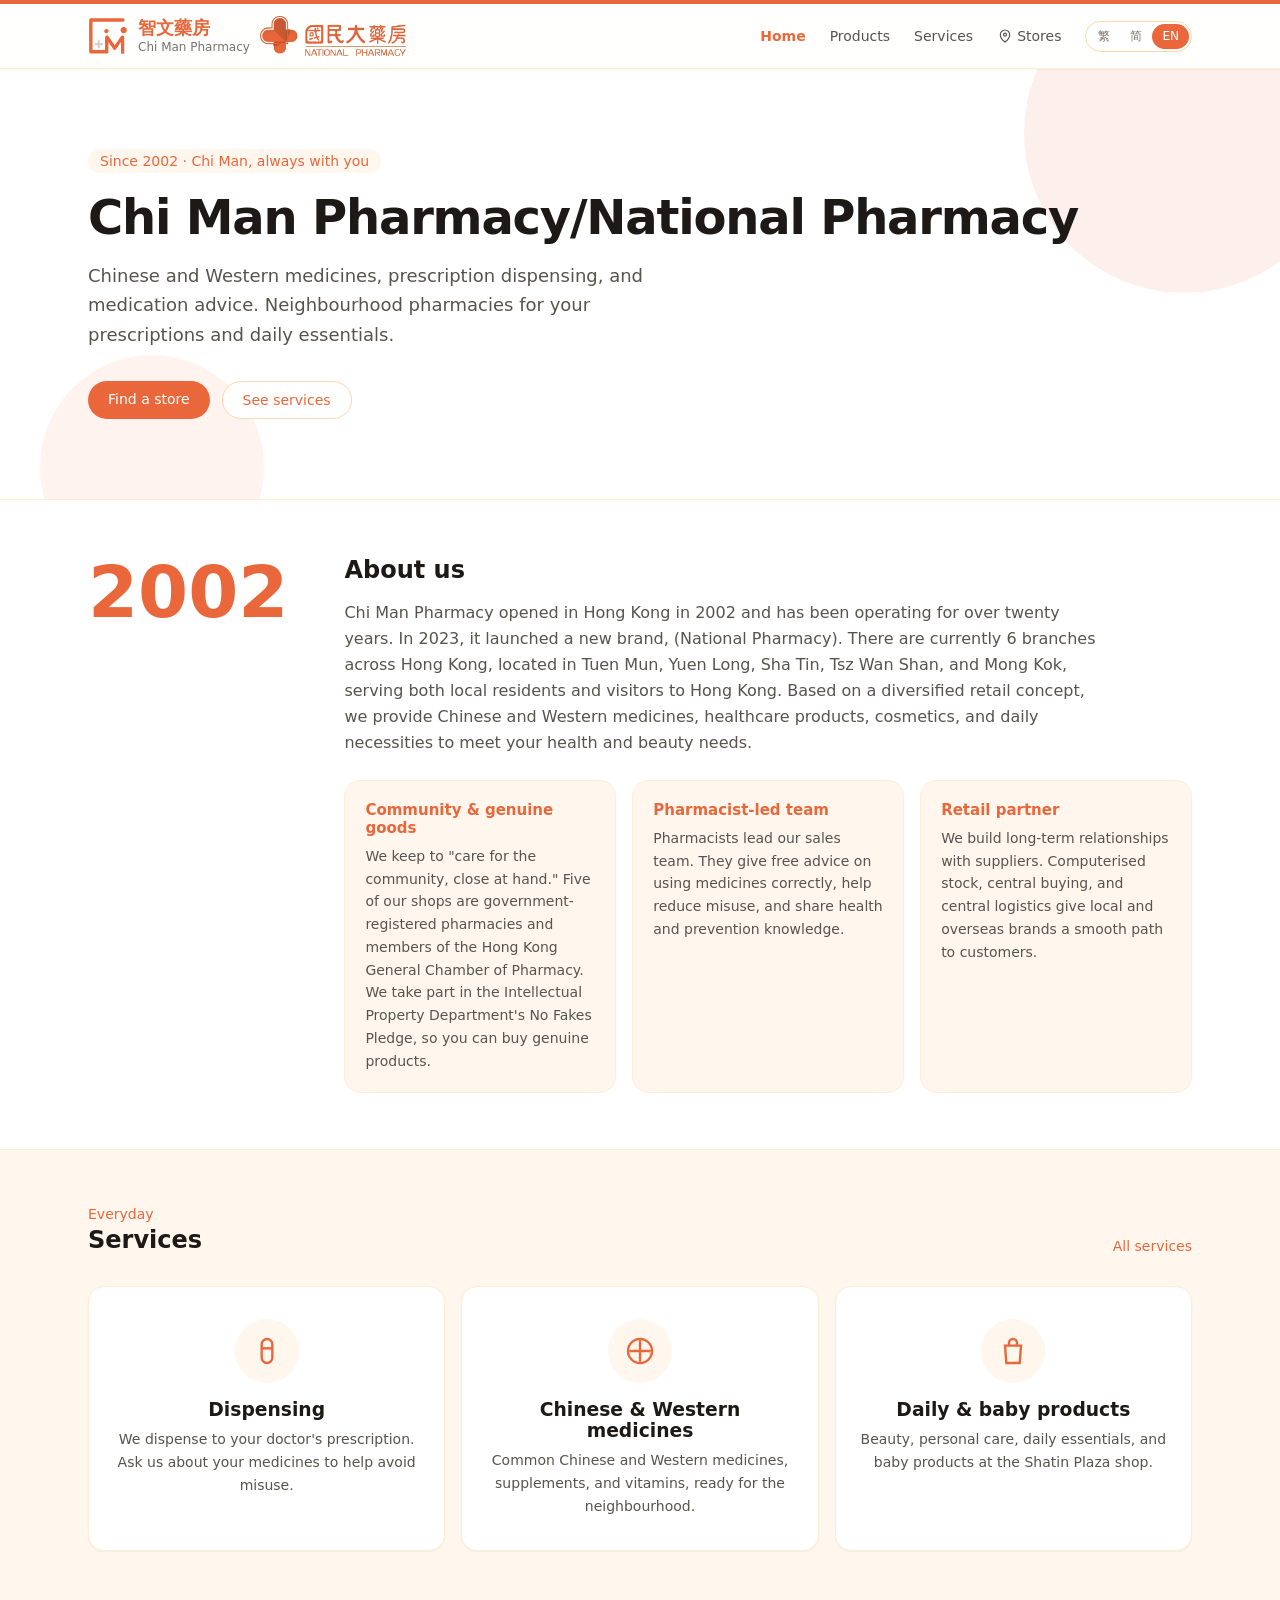
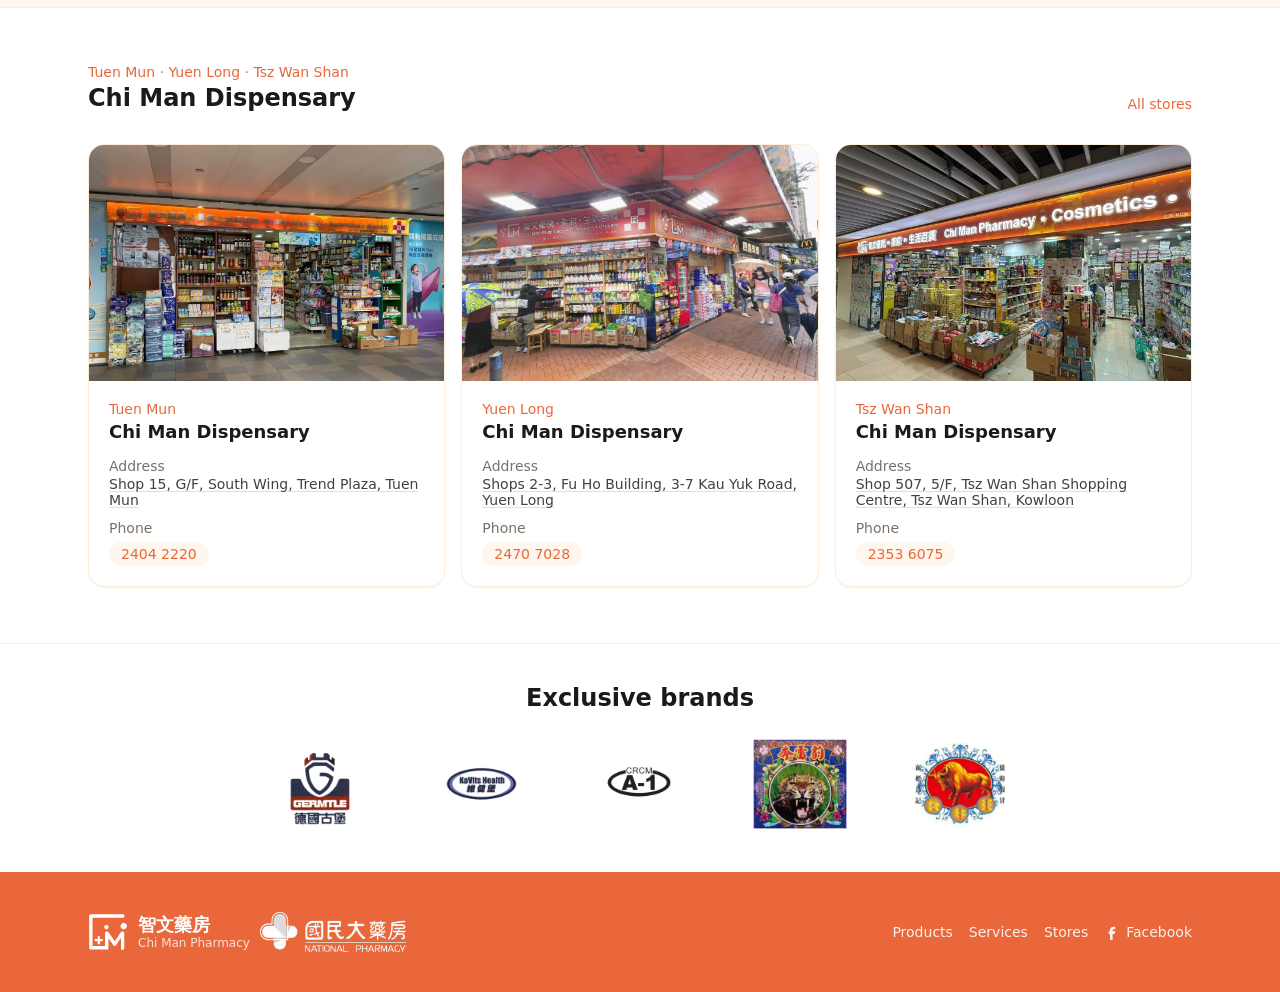
<file: index.html>
<!DOCTYPE html>
<html lang="zh-Hant" data-page="home" translate="no">
  <head>
    <meta charset="utf-8" />
    <meta name="viewport" content="width=device-width, initial-scale=1" />
    <meta name="google" content="notranslate" />
    <title>智文藥房 Chi Man Pharmacy</title>
    <meta
      name="description"
      content="智文藥房開業於2002年，香港 6 間分店遍佈屯門、元朗、沙田、慈雲山及旺角。中西成藥、配藥及藥物咨詢。"
    />
    <link rel="icon" href="images/logo.svg" type="image/svg+xml" />
    <link rel="stylesheet" href="css/global.css" />
  </head>
  <body>
    <header class="site-header">
      <div class="wrap">
        <a class="brand" href="index.html">
          <img src="images/logo.svg" alt="" width="40" height="40" />
          <span>
            <span class="brand-name">智文藥房</span>
            <span class="brand-en">Chi Man Pharmacy</span>
          </span>
          <img class="brand-logo-2" src="images/logo-2-brand.png" alt="國民大藥房" height="40" />
        </a>
        <div class="header-tools">
          <nav class="nav" data-i18n-aria="nav.main" aria-label="主要">
            <a href="index.html" aria-current="page" data-i18n="nav.home">首頁</a>
            <a href="products.html" data-i18n="nav.products">產品</a>
            <a href="services.html" data-i18n="nav.services">服務</a>
            <a class="nav-pin" href="branches.html">
              <svg class="icon" viewBox="0 0 24 24" fill="none" stroke="currentColor" stroke-width="1.8" aria-hidden="true">
                <path d="M12 21s7-5.4 7-11a7 7 0 1 0-14 0c0 5.6 7 11 7 11Z" />
                <circle cx="12" cy="10" r="2.2" />
              </svg>
              <span data-i18n="nav.branches">分店</span>
            </a>
          </nav>
          <div data-lang-switcher></div>
        </div>
      </div>
    </header>

    <main>
      <section class="hero">
        <div class="blob blob-lg"></div>
        <div class="blob-bl"></div>
        <div class="wrap">
          <p class="badge" data-i18n="home.badge">開業於 2002 · 智文與你常在</p>
          <h1 data-i18n="home.title">智文藥房</h1>
          <p class="lead" data-i18n="home.lead">中西成藥、配藥、藥物咨詢。鄰近社區，方便配藥同買日常用品。</p>
          <div class="actions">
            <a class="btn" href="branches.html" data-i18n="home.ctaBranches">睇分店</a>
            <a class="btn-outline" href="services.html" data-i18n="home.ctaServices">睇服務</a>
          </div>
        </div>
      </section>

      <section class="band band-b" aria-labelledby="about-title">
        <div class="wrap section about">
          <p class="year">2002</p>
          <div>
            <h2 id="about-title" data-i18n="home.aboutTitle">關於我們</h2>
            <p class="about-copy" data-i18n="home.aboutLead">
              智文藥房 2002 年於香港開業，至今已有二十幾年。於2023 旗下新增加品牌「國民藥房」，全港共有6間分店，遍佈屯門、元朗、沙田、慈雲山同旺角，服務街坊同訪港旅客。我哋以多元化零售概念，提供中西成藥、保健、美妝同生活用品，照顧健康同美容需要。
            </p>
            <div class="about-points">
              <article class="about-point">
                <h3 data-i18n="home.aboutCommunityTitle">社區與正貨</h3>
                <p data-i18n="home.aboutCommunityBody">
                  秉持「關懷社區、貼身貼心」。旗下 5 間分店為香港政府註冊藥房，亦係港九藥房總商會會員，並參與知識產權署「正版正貨承諾」，杜絕冒牌、保障顧客權益。
                </p>
              </article>
              <article class="about-point">
                <h3 data-i18n="home.aboutPharmacistTitle">專業藥劑師</h3>
                <p data-i18n="home.aboutPharmacistBody">
                  由專業藥劑師帶領銷售團隊，免費為市民提供正確用藥知識，減低濫用或誤用藥物風險，同時推廣保健同疾病預防常識。
                </p>
              </article>
              <article class="about-point">
                <h3 data-i18n="home.aboutPartnersTitle">零售夥伴</h3>
                <p data-i18n="home.aboutPartnersBody">
                  同供應商建立長期合作。電腦化庫存配合中央採購同中央物流，為本地同海外品牌提供順暢銷售渠道。
                </p>
              </article>
            </div>
          </div>
        </div>
      </section>

      <section class="wrap section" aria-labelledby="services-title">
        <div class="section-head">
          <div>
            <p class="kicker" data-i18n="home.servicesKicker">日常</p>
            <h2 id="services-title" data-i18n="home.servicesTitle">服務</h2>
          </div>
          <a class="more" href="services.html" data-i18n="home.servicesAll">睇晒服務</a>
        </div>
        <div class="grid-3">
          <article class="card">
            <span class="card-icon">
              <svg viewBox="0 0 24 24" fill="none" stroke="currentColor" stroke-width="1.8" aria-hidden="true">
                <rect x="8" y="3" width="8" height="18" rx="4" />
                <path d="M8 10h8" />
              </svg>
            </span>
            <h3 data-i18n="home.dispenseTitle">配藥</h3>
            <p data-i18n="home.dispenseBody">按醫生處方配藥。有需要可查詢用藥，減低誤用。</p>
          </article>
          <article class="card">
            <span class="card-icon">
              <svg viewBox="0 0 24 24" fill="none" stroke="currentColor" stroke-width="1.8" aria-hidden="true">
                <path d="M12 4v16M4 12h16" />
                <circle cx="12" cy="12" r="9" />
              </svg>
            </span>
            <h3 data-i18n="home.otcTitle">中西成藥</h3>
            <p data-i18n="home.otcBody">常用中西成藥、保健品同維他命齊全，方便街坊選購。</p>
          </article>
          <article class="card">
            <span class="card-icon">
              <svg viewBox="0 0 24 24" fill="none" stroke="currentColor" stroke-width="1.8" aria-hidden="true">
                <path d="M6 8h12l-1 13H7L6 8Z" />
                <path d="M9 8V6a3 3 0 0 1 6 0v2" />
              </svg>
            </span>
            <h3 data-i18n="home.dailyTitle">日常及嬰兒用品</h3>
            <p data-i18n="home.dailyBody">美妝、個人護理、日用品同嬰兒用品，沙田廣場店有售。</p>
          </article>
        </div>
      </section>

      <section class="band band-t" aria-labelledby="featured-title">
        <div class="wrap section">
          <div class="section-head">
            <div>
              <p class="kicker" data-i18n="home.featuredKicker">屯門 · 元朗 · 慈雲山</p>
              <h2 id="featured-title" data-i18n="home.featuredTitle">智文大藥房</h2>
            </div>
            <a class="more" href="branches.html" data-i18n="home.featuredAll">睇全部分店</a>
          </div>
          <div id="featured-branches" class="grid-cards"></div>
        </div>
      </section>
    </main>

    <section class="band band-t exclusive-brands" aria-labelledby="exclusive-title">
      <div class="wrap">
        <h2 id="exclusive-title" data-i18n="exclusive.title">獨家代理</h2>
        <ul class="exclusive-logos">
          <li>
            <img src="images/brands/germtle.png" alt="GERMTLE 德國古堡" width="128" height="96" />
          </li>
          <li>
            <img src="images/brands/kavits.png" alt="KaVits Health 維健堡" width="128" height="96" />
          </li>
          <li>
            <img src="images/brands/crcm-a1.png" alt="CRCM A-1" width="128" height="96" />
          </li>
          <li>
            <img src="images/brands/bun-lui.png" alt="奔雷豹" width="128" height="96" />
          </li>
          <li>
            <img src="images/brands/bull-king.png" alt="公牛王" width="128" height="96" />
          </li>
        </ul>
      </div>
    </section>

    <footer class="site-footer">
      <div class="wrap">
        <a class="brand" href="index.html">
          <img src="images/logo.svg" alt="" width="40" height="40" />
          <span>
            <span class="brand-name">智文藥房</span>
            <span class="brand-en">Chi Man Pharmacy</span>
          </span>
          <img class="brand-logo-2" src="images/logo-2.png" alt="國民大藥房" height="40" />
        </a>
        <p class="footer-links">
          <a href="products.html" data-i18n="nav.products">產品</a>
          <a href="services.html" data-i18n="nav.services">服務</a>
          <a href="branches.html" data-i18n="nav.branches">分店</a>
          <a
            class="fb"
            href="https://www.facebook.com/ChimanGroup"
            target="_blank"
            rel="noopener noreferrer"
          >
            <svg class="icon" viewBox="0 0 24 24" fill="currentColor" aria-hidden="true">
              <path d="M14 8h3V4h-3c-2.8 0-5 2.2-5 5v2H7v4h2v9h4v-9h3l1-4h-4V9c0-.6.4-1 1-1Z" />
            </svg>
            Facebook
          </a>
        </p>
      </div>
    </footer>

    <script src="js/i18n.js"></script>
    <script src="js/branches.js"></script>
    <script>
      renderFeatured("featured-branches");
    </script>
  </body>
</html>
</file>
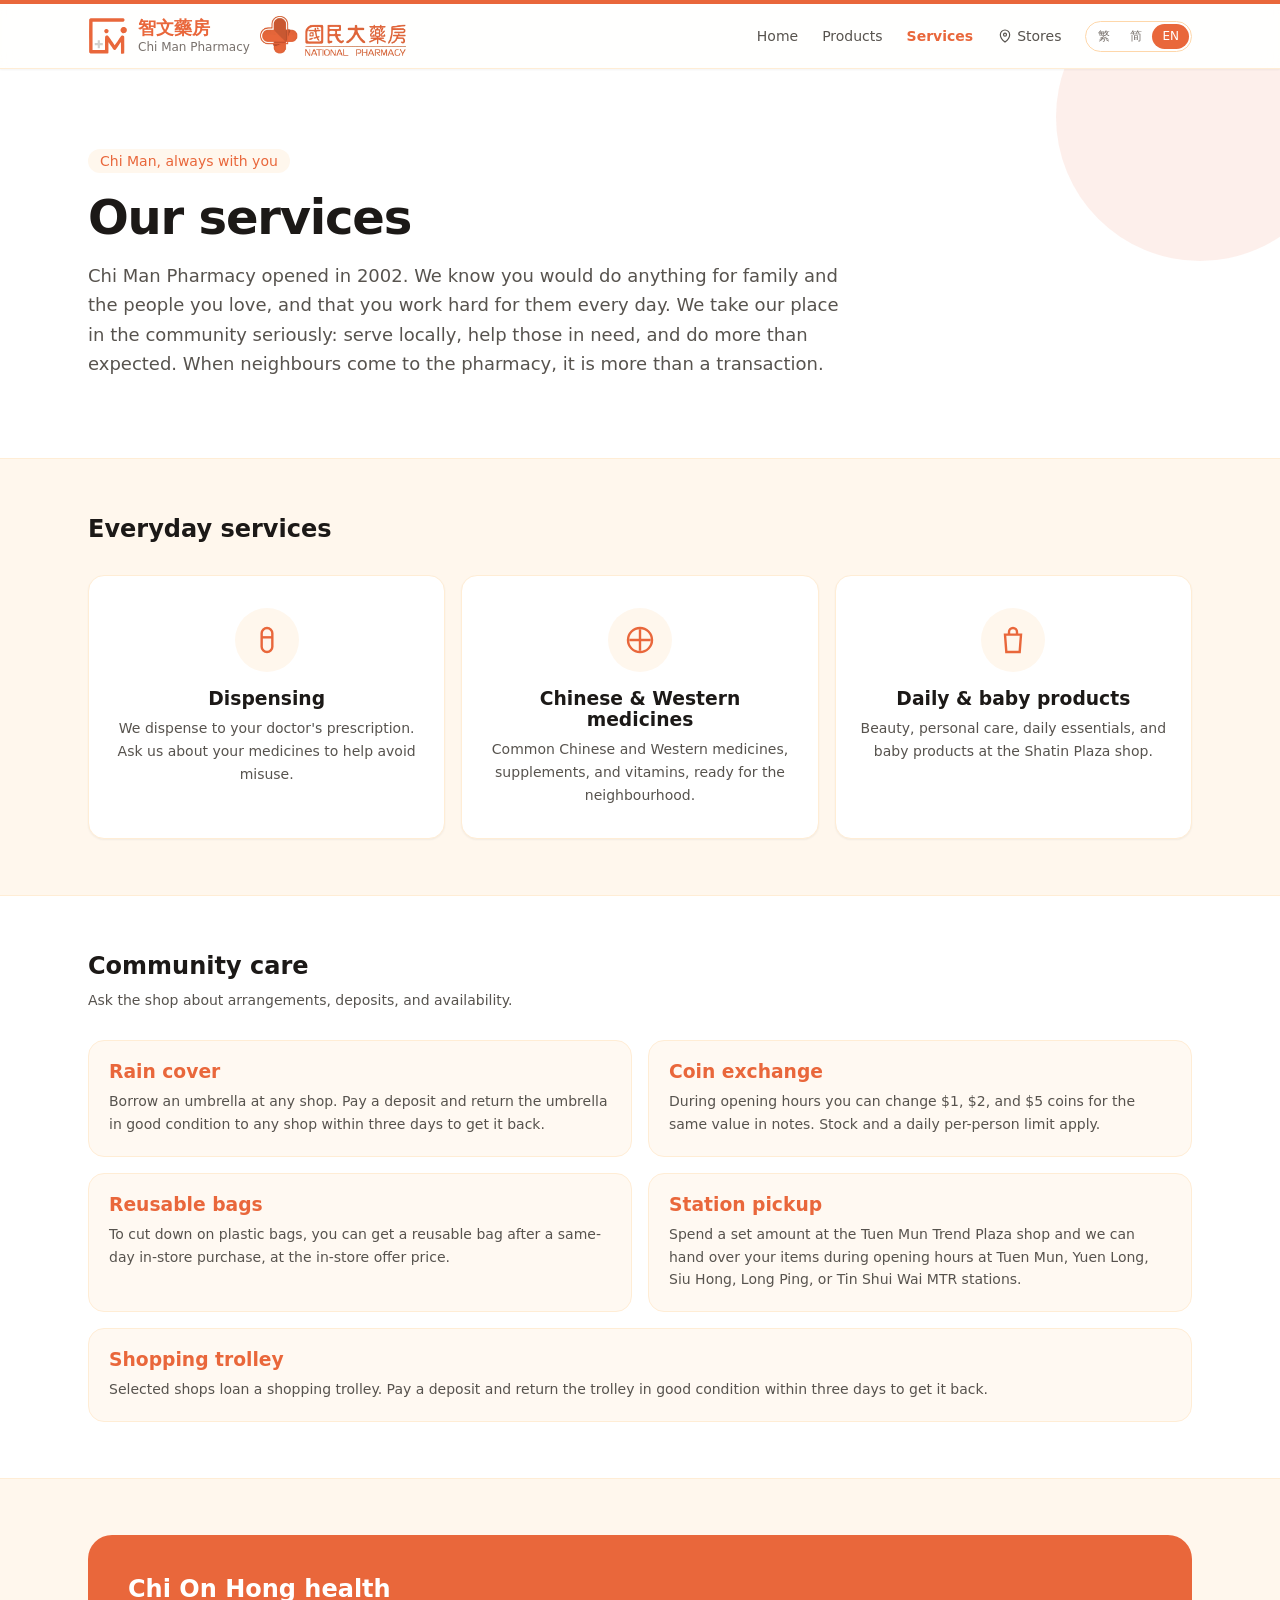
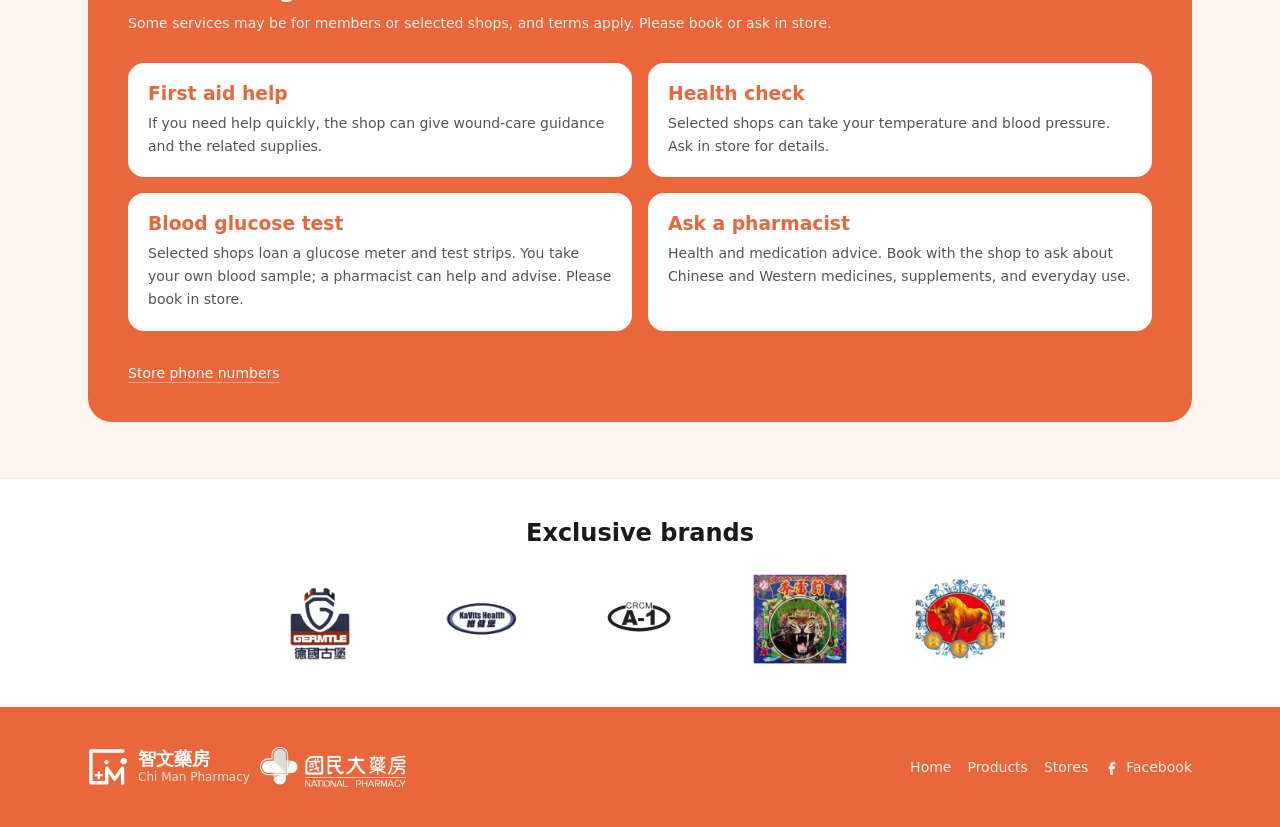
<file: services.html>
<!DOCTYPE html>
<html lang="zh-Hant" data-page="services" translate="no">
  <head>
    <meta charset="utf-8" />
    <meta name="viewport" content="width=device-width, initial-scale=1" />
    <meta name="google" content="notranslate" />
    <title>服務｜智文藥房</title>
    <meta
      name="description"
      content="智文藥房提供配藥、中西成藥、藥物咨詢，以及關懷貼心計劃與智安康健康服務。"
    />
    <link rel="icon" href="images/logo.svg" type="image/svg+xml" />
    <link rel="stylesheet" href="css/global.css" />
  </head>
  <body>
    <header class="site-header">
      <div class="wrap">
        <a class="brand" href="index.html">
          <img src="images/logo.svg" alt="" width="40" height="40" />
          <span>
            <span class="brand-name">智文藥房</span>
            <span class="brand-en">Chi Man Pharmacy</span>
          </span>
          <img class="brand-logo-2" src="images/logo-2-brand.png" alt="國民大藥房" height="40" />
        </a>
        <div class="header-tools">
          <nav class="nav" data-i18n-aria="nav.main" aria-label="主要">
            <a href="index.html" data-i18n="nav.home">首頁</a>
            <a href="products.html" data-i18n="nav.products">產品</a>
            <a href="services.html" aria-current="page" data-i18n="nav.services">服務</a>
            <a class="nav-pin" href="branches.html">
              <svg class="icon" viewBox="0 0 24 24" fill="none" stroke="currentColor" stroke-width="1.8" aria-hidden="true">
                <path d="M12 21s7-5.4 7-11a7 7 0 1 0-14 0c0 5.6 7 11 7 11Z" />
                <circle cx="12" cy="10" r="2.2" />
              </svg>
              <span data-i18n="nav.branches">分店</span>
            </a>
          </nav>
          <div data-lang-switcher></div>
        </div>
      </div>
    </header>

    <main>
      <section class="hero">
        <div class="blob"></div>
        <div class="wrap">
          <p class="badge" data-i18n="services.badge">智文與你常在</p>
          <h1 data-i18n="services.heading">智文服務</h1>
          <p class="lead lead-lg" data-i18n="services.lead">
              智文藥房開業於2002年。我們明白大家會為家人和所愛的人在所不辭，每日努力為身邊的人拼搏。智文致力實踐社會責任，希望服務當地社區，幫助有需要的人，提供超越期望的服務。街坊嚟藥房，唔止係做生意。
          </p>
        </div>
      </section>

      <section class="wrap section" aria-labelledby="daily-title">
        <h2 id="daily-title" data-i18n="services.dailyTitle">日常服務</h2>
        <div class="grid-3">
          <article class="card">
            <span class="card-icon">
              <svg viewBox="0 0 24 24" fill="none" stroke="currentColor" stroke-width="1.8" aria-hidden="true">
                <rect x="8" y="3" width="8" height="18" rx="4" />
                <path d="M8 10h8" />
              </svg>
            </span>
            <h3 data-i18n="home.dispenseTitle">配藥</h3>
            <p data-i18n="home.dispenseBody">按醫生處方配藥。有需要可查詢用藥，減低誤用。</p>
          </article>
          <article class="card">
            <span class="card-icon">
              <svg viewBox="0 0 24 24" fill="none" stroke="currentColor" stroke-width="1.8" aria-hidden="true">
                <path d="M12 4v16M4 12h16" />
                <circle cx="12" cy="12" r="9" />
              </svg>
            </span>
            <h3 data-i18n="home.otcTitle">中西成藥</h3>
            <p data-i18n="home.otcBody">常用中西成藥、保健品同維他命齊全，方便街坊選購。</p>
          </article>
          <article class="card">
            <span class="card-icon">
              <svg viewBox="0 0 24 24" fill="none" stroke="currentColor" stroke-width="1.8" aria-hidden="true">
                <path d="M6 8h12l-1 13H7L6 8Z" />
                <path d="M9 8V6a3 3 0 0 1 6 0v2" />
              </svg>
            </span>
            <h3 data-i18n="home.dailyTitle">日常及嬰兒用品</h3>
            <p data-i18n="home.dailyBody">美妝、個人護理、日用品同嬰兒用品，沙田廣場店有售。</p>
          </article>
        </div>
      </section>

      <section class="band band-y" aria-labelledby="care-title">
        <div class="wrap section">
          <h2 id="care-title" data-i18n="services.careTitle">關懷貼心計劃</h2>
          <p class="note" data-i18n="services.careNote">實際安排、按金及名額請向分店查詢。</p>
          <div class="grid-2">
            <article class="care-card">
              <h3 data-i18n="services.umbrellaTitle">雨你常在</h3>
              <p data-i18n="services.umbrellaBody">各分店提供雨傘借用，遮風擋雨。需繳付按金，三日內於任何分店交還完整雨傘即可取回按金。</p>
            </article>
            <article class="care-card">
              <h3 data-i18n="services.coinsTitle">散銀無憂</h3>
              <p data-i18n="services.coinsBody">營業時間內可將一元、二元及五元硬幣對換成相同價值的紙幣。數量視乎當天供應，每人每日有對換上限。</p>
            </article>
            <article class="care-card">
              <h3 data-i18n="services.greenTitle">環保有責</h3>
              <p data-i18n="services.greenBody">為減少使用膠袋，顧客可於門市消費後換購環保購物袋。換購價只適用於即日消費。</p>
            </article>
            <article class="care-card">
              <h3 data-i18n="services.alongTitle">沿途有我</h3>
              <p data-i18n="services.alongBody">屯門時代廣場店購物滿指定金額，可安排於營業時間內在屯門、元朗、兆康、朗屏或天水圍西鐵站交收。</p>
            </article>
            <article class="care-card span-2">
              <h3 data-i18n="services.trolleyTitle">輕鬆回家</h3>
              <p data-i18n="services.trolleyBody">指定分店提供買餸車借用，減輕負擔。需繳付按金，三日內交還完整買餸車即可取回按金。</p>
            </article>
          </div>
        </div>
      </section>

      <section class="wrap section" aria-labelledby="health-title">
        <div class="health">
          <h2 id="health-title" data-i18n="services.healthTitle">智安康服務</h2>
          <p class="note" data-i18n="services.healthNote">部分項目或限會員及指定分店，並受條款限制。請向店員預約或查詢。</p>
          <div class="grid-2">
            <article class="health-card">
              <h3 data-i18n="services.woundTitle">伴你左右</h3>
              <p data-i18n="services.woundBody">如有急需，分店可提供傷口護理指引及有關醫療用品，方便即時處理。</p>
            </article>
            <article class="health-card">
              <h3 data-i18n="services.checkTitle">健康檢查</h3>
              <p data-i18n="services.checkBody">指定分店可量體溫及血壓。詳情請向店員查詢。</p>
            </article>
            <article class="health-card">
              <h3 data-i18n="services.glucoseTitle">血糖自我測試</h3>
              <p data-i18n="services.glucoseBody">指定分店可借用血糖機及試紙。需自我採血，藥劑師會從旁協助及給予意見。請向店員預約。</p>
            </article>
            <article class="health-card">
              <h3 data-i18n="services.chatTitle">藥劑師，傾吓計</h3>
              <p data-i18n="services.chatBody">提供健康與藥物咨詢。可向分店店員預約，查詢中西成藥、保健品及日常用藥。</p>
            </article>
          </div>
          <p class="health-more">
            <a href="branches.html" data-i18n="services.seePhones">睇分店電話</a>
          </p>
        </div>
      </section>
    </main>

    <section class="band band-t exclusive-brands" aria-labelledby="exclusive-title">
      <div class="wrap">
        <h2 id="exclusive-title" data-i18n="exclusive.title">獨家代理</h2>
        <ul class="exclusive-logos">
          <li>
            <img src="images/brands/germtle.png" alt="GERMTLE 德國古堡" width="128" height="96" />
          </li>
          <li>
            <img src="images/brands/kavits.png" alt="KaVits Health 維健堡" width="128" height="96" />
          </li>
          <li>
            <img src="images/brands/crcm-a1.png" alt="CRCM A-1" width="128" height="96" />
          </li>
          <li>
            <img src="images/brands/bun-lui.png" alt="奔雷豹" width="128" height="96" />
          </li>
          <li>
            <img src="images/brands/bull-king.png" alt="公牛王" width="128" height="96" />
          </li>
        </ul>
      </div>
    </section>

    <footer class="site-footer">
      <div class="wrap">
        <a class="brand" href="index.html">
          <img src="images/logo.svg" alt="" width="40" height="40" />
          <span>
            <span class="brand-name">智文藥房</span>
            <span class="brand-en">Chi Man Pharmacy</span>
          </span>
          <img class="brand-logo-2" src="images/logo-2.png" alt="國民大藥房" height="40" />
        </a>
        <p class="footer-links">
          <a href="index.html" data-i18n="nav.home">首頁</a>
          <a href="products.html" data-i18n="nav.products">產品</a>
          <a href="branches.html" data-i18n="nav.branches">分店</a>
          <a
            class="fb"
            href="https://www.facebook.com/ChimanGroup"
            target="_blank"
            rel="noopener noreferrer"
          >
            <svg class="icon" viewBox="0 0 24 24" fill="currentColor" aria-hidden="true">
              <path d="M14 8h3V4h-3c-2.8 0-5 2.2-5 5v2H7v4h2v9h4v-9h3l1-4h-4V9c0-.6.4-1 1-1Z" />
            </svg>
            Facebook
          </a>
        </p>
      </div>
    </footer>

    <script src="js/i18n.js"></script>
  </body>
</html>
</file>
<file: css/global.css>
:root {
  --brand: #e9673b;
  --brand-hover: #d1552c;
  --brand-soft: #fff7ed;
  --brand-line: #ffedd5;
  --brand-line-strong: #fed7aa;
  --ink: #292524;
  --ink-strong: #1c1917;
  --muted: #57534e;
  --faint: #78716c;
  --paper: #fff;
  --max: 72rem;
}

*,
*::before,
*::after {
  box-sizing: border-box;
}

body {
  margin: 0;
  background: var(--brand-soft);
  color: var(--ink);
  font-family: system-ui, -apple-system, "Segoe UI", sans-serif;
  -webkit-font-smoothing: antialiased;
}

img {
  display: block;
}

a {
  color: inherit;
  text-decoration: none;
}

h1,
h2,
h3,
p,
dl,
dd {
  margin: 0;
}

.wrap {
  width: min(var(--max), 100%);
  margin-inline: auto;
  padding-inline: 1rem;
}

@media (min-width: 640px) {
  .wrap {
    padding-inline: 1.5rem;
  }
}

.site-header {
  position: sticky;
  top: 0;
  z-index: 20;
  border-bottom: 1px solid var(--brand-line);
  border-top: 4px solid var(--brand);
  background: rgb(255 255 255 / 90%);
  box-shadow: 0 1px 2px rgb(0 0 0 / 5%);
  backdrop-filter: blur(8px);
}

.site-header .wrap {
  display: flex;
  align-items: center;
  justify-content: space-between;
  gap: 0.75rem;
  padding-block: 0.75rem;
}

.header-tools {
  display: flex;
  align-items: center;
  gap: 0.75rem;
}

@media (max-width: 639px) {
  .site-header .wrap {
    flex-wrap: wrap;
  }

  .header-tools {
    flex: 1 1 100%;
    justify-content: space-between;
  }
}

@media (min-width: 640px) {
  .header-tools {
    gap: 1.5rem;
  }
}

.lang-switch {
  display: inline-flex;
  border: 1px solid var(--brand-line-strong);
  border-radius: 9999px;
  background: #fff;
  padding: 0.125rem;
}

.lang-switch button {
  margin: 0;
  border: 0;
  border-radius: 9999px;
  background: transparent;
  padding: 0.25rem 0.625rem;
  font: inherit;
  font-size: 0.75rem;
  font-weight: 500;
  color: var(--faint);
  cursor: pointer;
}

.lang-switch button:hover {
  color: var(--brand);
}

.lang-switch button[aria-pressed="true"] {
  background: var(--brand);
  color: #fff;
}

.brand {
  display: flex;
  align-items: center;
  gap: 0.625rem;
}

.brand img:not(.brand-logo-2) {
  width: 2.5rem;
  height: 2.5rem;
}

.brand-logo-2 {
  width: auto;
  height: 2.5rem;
}

.brand-name {
  display: block;
  font-size: 1.125rem;
  font-weight: 600;
  line-height: 1.25;
  color: var(--brand);
}

.brand-en {
  display: block;
  font-size: 0.75rem;
  line-height: 1.25;
  color: var(--faint);
}

.nav {
  display: flex;
  gap: 1rem;
  font-size: 0.875rem;
}

@media (min-width: 640px) {
  .nav {
    gap: 1.5rem;
  }
}

.nav a {
  color: var(--muted);
}

.nav a:hover,
.nav a[aria-current="page"] {
  color: var(--brand);
}

.nav a[aria-current="page"] {
  font-weight: 600;
}

.nav-pin {
  display: inline-flex;
  align-items: center;
  gap: 0.25rem;
}

.icon {
  width: 1rem;
  height: 1rem;
}

.hero {
  position: relative;
  overflow: hidden;
  border-bottom: 1px solid var(--brand-line);
  background: var(--paper);
}

.blob,
.blob-bl {
  pointer-events: none;
  position: absolute;
  border-radius: 9999px;
  background: color-mix(in srgb, var(--brand) 10%, transparent);
}

.blob {
  right: -4rem;
  top: -6rem;
  width: 18rem;
  height: 18rem;
}

.blob-lg {
  width: 20rem;
  height: 20rem;
}

.blob-bl {
  left: 2.5rem;
  bottom: -5rem;
  width: 14rem;
  height: 14rem;
  background: color-mix(in srgb, var(--brand) 8%, transparent);
}

.hero .wrap {
  position: relative;
  padding-block: 3.5rem;
}

@media (min-width: 640px) {
  .hero .wrap {
    padding-block: 5rem;
  }
}

.badge {
  display: inline-flex;
  align-items: center;
  border-radius: 9999px;
  background: var(--brand-soft);
  padding: 0.25rem 0.75rem;
  font-size: 0.875rem;
  font-weight: 500;
  color: var(--brand);
}

h1 {
  margin-top: 1rem;
  font-size: 2.25rem;
  font-weight: 600;
  letter-spacing: -0.025em;
  color: var(--ink-strong);
}

@media (min-width: 640px) {
  h1 {
    font-size: 3rem;
  }
}

.lead {
  margin-top: 1rem;
  max-width: 36rem;
  font-size: 1.125rem;
  line-height: 1.625;
  color: var(--muted);
}

.lead-md {
  max-width: 42rem;
}

.lead-lg {
  max-width: 48rem;
}

.actions {
  display: flex;
  flex-wrap: wrap;
  gap: 0.75rem;
  margin-top: 2rem;
}

.btn,
.btn-outline {
  display: inline-flex;
  border-radius: 9999px;
  padding: 0.625rem 1.25rem;
  font-size: 0.875rem;
  font-weight: 500;
}

.btn {
  background: var(--brand);
  color: #fff;
}

.btn:hover {
  background: var(--brand-hover);
}

.btn-outline {
  border: 1px solid var(--brand-line-strong);
  background: #fff;
  color: var(--brand);
}

.btn-outline:hover {
  border-color: color-mix(in srgb, var(--brand) 40%, transparent);
}

.band {
  background: var(--paper);
  border-color: var(--brand-line);
  border-style: solid;
  border-width: 0;
}

.band-b {
  border-bottom-width: 1px;
}

.band-t {
  border-top-width: 1px;
}

.band-y {
  border-block-width: 1px;
}

.section {
  padding-block: 3.5rem;
}

h2 {
  font-size: 1.5rem;
  font-weight: 600;
  color: var(--ink-strong);
}

.kicker {
  font-size: 0.875rem;
  font-weight: 500;
  color: var(--brand);
}

.kicker + h2 {
  margin-top: 0.25rem;
}

.section-head {
  display: flex;
  flex-wrap: wrap;
  align-items: flex-end;
  justify-content: space-between;
  gap: 0.75rem;
}

.more {
  font-size: 0.875rem;
  font-weight: 500;
  color: var(--brand);
}

.more:hover {
  color: var(--brand-hover);
}

.grid-2,
.grid-3,
.grid-cards {
  display: grid;
  gap: 1rem;
  margin-top: 2rem;
}

@media (min-width: 768px) {
  .grid-2 {
    grid-template-columns: 1fr 1fr;
  }

  .grid-3,
  .grid-cards {
    grid-template-columns: 1fr 1fr 1fr;
  }
}

.card {
  border: 1px solid var(--brand-line);
  border-radius: 1rem;
  background: #fff;
  padding: 2rem 1.5rem;
  text-align: center;
  box-shadow: 0 1px 2px rgb(0 0 0 / 5%);
}

.catalog {
  display: grid;
  gap: 1.5rem;
}

@media (min-width: 1024px) {
  .catalog {
    grid-template-columns: 14rem minmax(0, 1fr);
    align-items: start;
  }

  #product-tree {
    padding: 1rem;
    border-radius: 1rem;
    background: #f5f5f4;
  }
}

.cat-tree ul {
  list-style: none;
  margin: 0;
  padding: 0;
}

/* ponytail: one-em indent is “入一格”; nest deeper later if a level 3 lands */
.cat-tree ul ul,
.cat-tree > ul > .cat-l2 {
  padding-inline-start: 1em;
}

.cat-tree a,
.cat-tree button {
  display: block;
  padding-block: 0.2rem;
  border: 0;
  background: none;
  font: inherit;
  text-align: start;
  color: var(--muted);
  cursor: pointer;
}

.cat-tree .cat-all {
  color: var(--brand);
  font-weight: 600;
}

.cat-tree .cat-l1 > a,
.cat-tree .cat-l1 > button {
  font-weight: 600;
  color: var(--ink-strong);
}

.product-group + .product-group {
  margin-top: 3rem;
}

.product-grid {
  display: grid;
  gap: 1rem;
  margin-top: 1.5rem;
}

@media (min-width: 768px) {
  .product-grid {
    grid-template-columns: 1fr 1fr;
  }
}

@media (min-width: 1024px) {
  .product-grid {
    grid-template-columns: 1fr 1fr 1fr;
  }
}

.product-card {
  display: flex;
  flex-direction: column;
  overflow: hidden;
  border: 1px solid var(--brand-line);
  border-radius: 1rem;
  background: #fff;
  padding: 0;
  box-shadow: 0 1px 2px rgb(0 0 0 / 5%);
}

.product-card picture {
  display: block;
  overflow: hidden;
  aspect-ratio: 1;
  padding: 0;
  margin: 0;
  background: #fff;
}

.product-photo {
  display: block;
  width: 100%;
  height: 100%;
  aspect-ratio: 1;
  object-fit: cover;
  object-position: center;
  padding: 0;
  margin: 0;
  border: 0;
}

.product-body {
  padding: 1rem 1.25rem 1.25rem;
}

.product-body h3 {
  font-size: 0.9375rem;
  font-weight: 600;
  line-height: 1.4;
  color: var(--ink-strong);
}

.card-icon {
  display: grid;
  place-items: center;
  width: 4rem;
  height: 4rem;
  margin-inline: auto;
  border-radius: 9999px;
  background: var(--brand-soft);
  color: var(--brand);
}

.card-icon svg {
  width: 2rem;
  height: 2rem;
}

.card h3 {
  margin-top: 1rem;
  font-weight: 600;
  color: var(--ink-strong);
}

.card p {
  margin-top: 0.5rem;
  font-size: 0.875rem;
  line-height: 1.625;
  color: var(--muted);
}

.about {
  display: grid;
  align-items: start;
  gap: 2rem;
}

@media (min-width: 768px) {
  .about {
    grid-template-columns: auto 1fr;
    gap: 3.5rem;
  }
}

.year {
  font-size: 3.75rem;
  font-weight: 600;
  line-height: 1;
  color: var(--brand);
}

@media (min-width: 640px) {
  .year {
    font-size: 4.5rem;
  }
}

.about-copy {
  margin-top: 1rem;
  max-width: 48rem;
  line-height: 1.625;
  color: var(--muted);
}

.about-points {
  display: grid;
  gap: 1rem;
  margin-top: 1.5rem;
}

@media (min-width: 768px) {
  .about-points {
    grid-template-columns: 1fr 1fr 1fr;
  }
}

.about-point {
  border: 1px solid var(--brand-line);
  border-radius: 1rem;
  background: var(--brand-soft);
  padding: 1.25rem;
}

.about-point h3 {
  font-size: 0.9375rem;
  font-weight: 600;
  color: var(--brand);
}

.about-point p {
  margin-top: 0.5rem;
  font-size: 0.875rem;
  line-height: 1.625;
  color: var(--muted);
}

.note {
  margin-top: 0.75rem;
  max-width: 48rem;
  font-size: 0.875rem;
  color: var(--muted);
}

.care-card {
  border: 1px solid var(--brand-line);
  border-radius: 1rem;
  background: color-mix(in srgb, var(--brand-soft) 70%, transparent);
  padding: 1.25rem;
}

.care-card h3,
.health-card h3 {
  font-weight: 600;
  color: var(--brand);
}

.care-card p,
.health-card p {
  margin-top: 0.5rem;
  font-size: 0.875rem;
  line-height: 1.625;
  color: var(--muted);
}

@media (min-width: 768px) {
  .span-2 {
    grid-column: span 2;
  }
}

.health {
  border-radius: 1.5rem;
  background: var(--brand);
  padding: 2.5rem 1.5rem;
  color: #fff;
}

@media (min-width: 640px) {
  .health {
    padding-inline: 2.5rem;
  }
}

.health h2 {
  color: #fff;
}

.health > .note {
  color: rgb(255 255 255 / 90%);
}

.health-card {
  border-radius: 1rem;
  background: #fff;
  padding: 1.25rem;
  color: var(--ink);
}

.health-more {
  margin-top: 2rem;
}

.health-more a {
  font-size: 0.875rem;
  font-weight: 500;
  color: #fff;
  text-decoration: underline;
  text-decoration-color: rgb(255 255 255 / 40%);
  text-underline-offset: 4px;
}

.health-more a:hover {
  text-decoration-color: #fff;
}

#branch-groups {
  margin-top: 2.5rem;
}

.group + .group {
  margin-top: 3rem;
}

.branch-card {
  display: flex;
  flex-direction: column;
  height: 100%;
  overflow: hidden;
  border: 1px solid var(--brand-line);
  border-radius: 1rem;
  background: #fff;
  box-shadow: 0 1px 2px rgb(0 0 0 / 5%);
  transition: transform 0.15s, box-shadow 0.15s;
}

.branch-card picture {
  display: block;
  padding: 0;
}

.branch-photo {
  width: 100%;
  height: auto;
  aspect-ratio: 3 / 2;
  object-fit: cover;
  object-position: center 25%;
  padding: 0;
  background: var(--brand-soft);
}

.branch-body {
  display: flex;
  flex-direction: column;
  flex: 1;
  padding: 1.25rem;
}

.branch-card:hover {
  transform: translateY(-2px);
  box-shadow: 0 4px 6px rgb(0 0 0 / 8%);
}

.branch-card h3 {
  margin-top: 0.25rem;
  font-size: 1.125rem;
  font-weight: 600;
  color: var(--ink-strong);
}

.branch-card dl {
  margin-top: 1rem;
  font-size: 0.875rem;
  color: #44403c;
}

.branch-card dt {
  font-weight: 500;
  color: var(--faint);
}

.branch-card dd {
  margin-top: 0.125rem;
}

.branch-card dl > div + div {
  margin-top: 0.75rem;
}

.addr {
  text-decoration: underline;
  text-decoration-color: var(--brand-line-strong);
  text-underline-offset: 2px;
}

.addr:hover {
  color: var(--brand-hover);
  text-decoration-color: var(--brand);
}

.tel {
  display: inline-flex;
  margin-top: 0.25rem;
  border-radius: 9999px;
  background: var(--brand-soft);
  padding: 0.25rem 0.75rem;
  font-weight: 500;
  color: var(--brand);
}

.tel:hover {
  background: var(--brand-line);
}

#branch-map {
  width: 100%;
  height: 20rem;
  overflow: hidden;
  border: 1px solid var(--brand-line);
  border-radius: 1.5rem;
  background: #fff;
  box-shadow: 0 1px 2px rgb(0 0 0 / 5%);
}

@media (min-width: 768px) {
  #branch-map {
    height: 420px;
  }
}

.maplibregl-popup-content {
  font-size: 0.875rem;
  line-height: 1.4;
  color: #44403c;
}

.maplibregl-popup-content p:first-child {
  font-weight: 600;
}

.maplibregl-popup-content p + p {
  margin-top: 0.25rem;
}

.exclusive-brands .wrap {
  padding-block: 2.5rem;
}

.exclusive-brands h2 {
  text-align: center;
}

.exclusive-logos {
  display: flex;
  flex-wrap: wrap;
  justify-content: center;
  align-items: center;
  gap: 1.25rem 2rem;
  margin: 1.5rem 0 0;
  padding: 0;
  list-style: none;
}

.exclusive-logos li {
  width: 6.5rem;
  height: 5rem;
}

@media (min-width: 640px) {
  .exclusive-logos li {
    width: 8rem;
    height: 6rem;
  }
}

.exclusive-logos img {
  width: 100%;
  height: 100%;
  object-fit: contain;
}

.site-footer {
  background: var(--brand);
  color: #fff;
}

.site-footer .wrap {
  display: flex;
  flex-direction: column;
  gap: 1rem;
  padding-block: 2.5rem;
  font-size: 0.875rem;
}

@media (min-width: 640px) {
  .site-footer .wrap {
    flex-direction: row;
    align-items: center;
    justify-content: space-between;
  }
}

.site-footer .brand-name {
  color: #fff;
}

.site-footer .brand-en {
  color: rgb(255 255 255 / 80%);
}

.site-footer .brand img:not(.brand-logo-2) {
  filter: brightness(0) invert(1);
}

.footer-links {
  display: flex;
  flex-wrap: wrap;
  align-items: center;
  column-gap: 1rem;
  row-gap: 0.25rem;
}

.footer-links a {
  color: rgb(255 255 255 / 90%);
}

.footer-links a:hover {
  color: #fff;
}

.fb {
  display: inline-flex;
  align-items: center;
  gap: 0.375rem;
}

.catalog {
  display: grid;
  gap: 2rem;
  align-items: start;
}

.cat-tree {
  display: none;
}

.cat-select .choices {
  margin-bottom: 0;
}

.cat-select .choices__inner {
  min-height: 2.75rem;
  background: #fff;
  border-color: var(--brand-line);
  border-radius: 0.75rem;
}

.cat-select .choices__list--dropdown {
  border-color: var(--brand-line);
  border-radius: 0.75rem;
}

@media (min-width: 1024px) {
  .catalog {
    grid-template-columns: 14rem minmax(0, 1fr);
  }

  .cat-tree {
    display: block;
    position: sticky;
    top: 5.25rem;
  }

  .cat-select {
    display: none;
  }
}

.cat-tree {
  font-size: 0.875rem;
}

.cat-tree ul {
  list-style: none;
  margin: 0;
  padding: 0;
}

.cat-tree > ul > li + li {
  margin-top: 0.75rem;
}

.cat-tree a {
  display: block;
  border-radius: 0.5rem;
  padding: 0.25rem 0.5rem;
  color: var(--muted);
}

.cat-tree > ul > li > a {
  color: var(--ink-strong);
}

.cat-tree a:hover {
  color: var(--brand);
}

.cat-tree a[aria-current="true"] {
  background: var(--brand-soft);
  font-weight: 600;
  color: var(--brand);
}

.cat-l2 {
  margin-top: 0.125rem;
  padding-left: 0.75rem;
}

.product-group + .product-group {
  margin-top: 2.5rem;
}

.product-group h2 {
  margin-bottom: 1rem;
  font-size: 1.125rem;
}

.product-grid {
  display: grid;
  grid-template-columns: 1fr;
  gap: 1rem;
}

@media (min-width: 768px) {
  .product-grid {
    grid-template-columns: 1fr 1fr;
  }
}

@media (min-width: 1024px) {
  .product-grid {
    grid-template-columns: 1fr 1fr 1fr;
  }
}

.product-card {
  display: flex;
  flex-direction: column;
  width: 100%;
  min-width: 0;
  overflow: hidden;
  border: 1px solid var(--brand-line);
  border-radius: 1rem;
  background: #fff;
  box-shadow: 0 1px 2px rgb(0 0 0 / 5%);
  transition: transform 0.15s, box-shadow 0.15s;
}

.product-card:hover {
  transform: translateY(-2px);
  box-shadow: 0 4px 6px rgb(0 0 0 / 8%);
}

.product-photo {
  width: 100%;
  aspect-ratio: 1 / 1;
  object-fit: contain;
  padding: 0.75rem;
  background: #fff;
}

.product-body {
  display: flex;
  flex-direction: column;
  flex: 1;
  padding: 1rem 1.25rem 1.25rem;
}

.product-cats {
  font-size: 0.75rem;
  font-weight: 500;
  color: var(--brand);
}

.product-card h3 {
  margin-top: 0.25rem;
  font-size: 0.9375rem;
  font-weight: 600;
  line-height: 1.4;
  color: var(--ink-strong);
}

.product-card dl {
  margin-top: 0.75rem;
  font-size: 0.8125rem;
  color: #44403c;
}

.product-card dt {
  font-weight: 500;
  color: var(--faint);
}

.product-card dd {
  margin-top: 0.125rem;
}

.product-card dl > div + div {
  margin-top: 0.5rem;
}

@media (max-width: 767px) {
  .product-card {
    flex-direction: row;
    align-items: stretch;
  }

  .product-card picture {
    flex: 0 0 7.5rem;
    width: 7.5rem;
    aspect-ratio: 1;
  }

  .product-photo {
    width: 7.5rem;
    height: 7.5rem;
    padding: 0.5rem;
  }

  .product-body {
    min-width: 0;
    padding: 0.875rem 1rem 1rem;
  }
}
</file>
